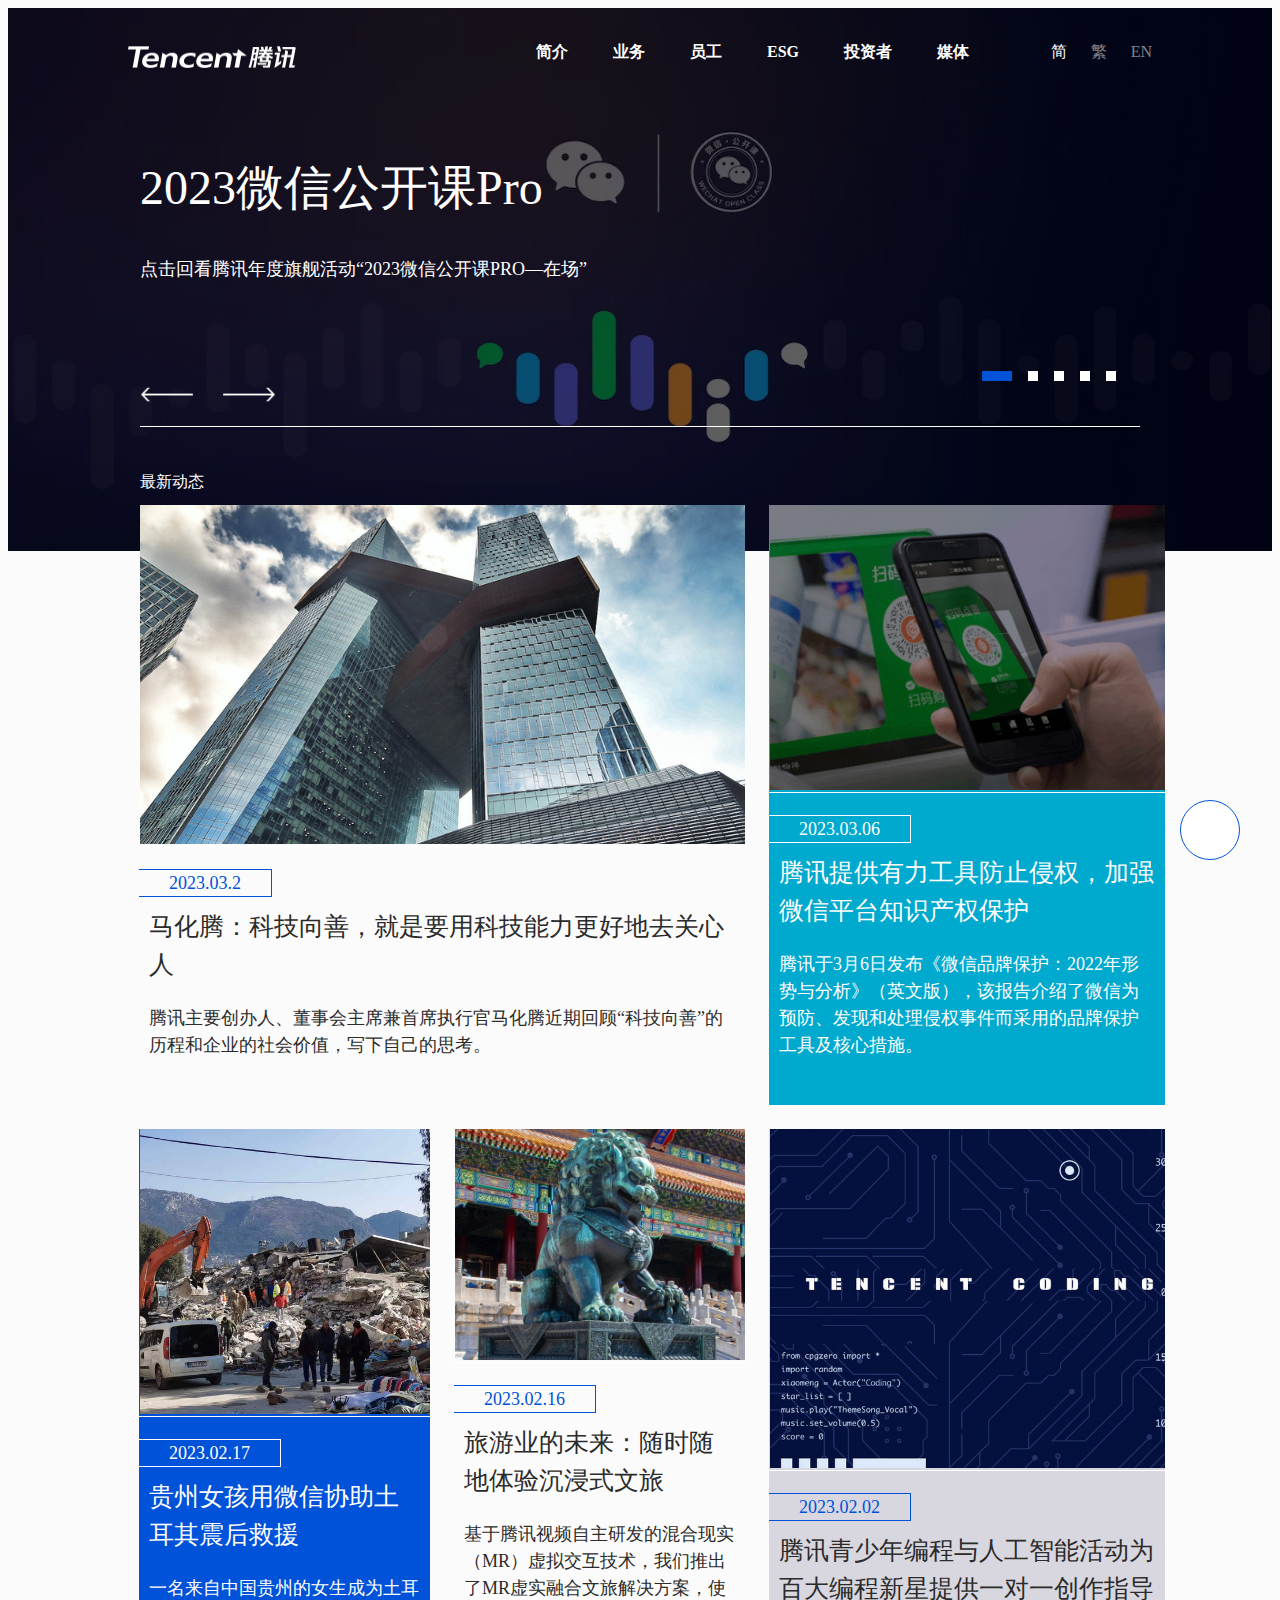
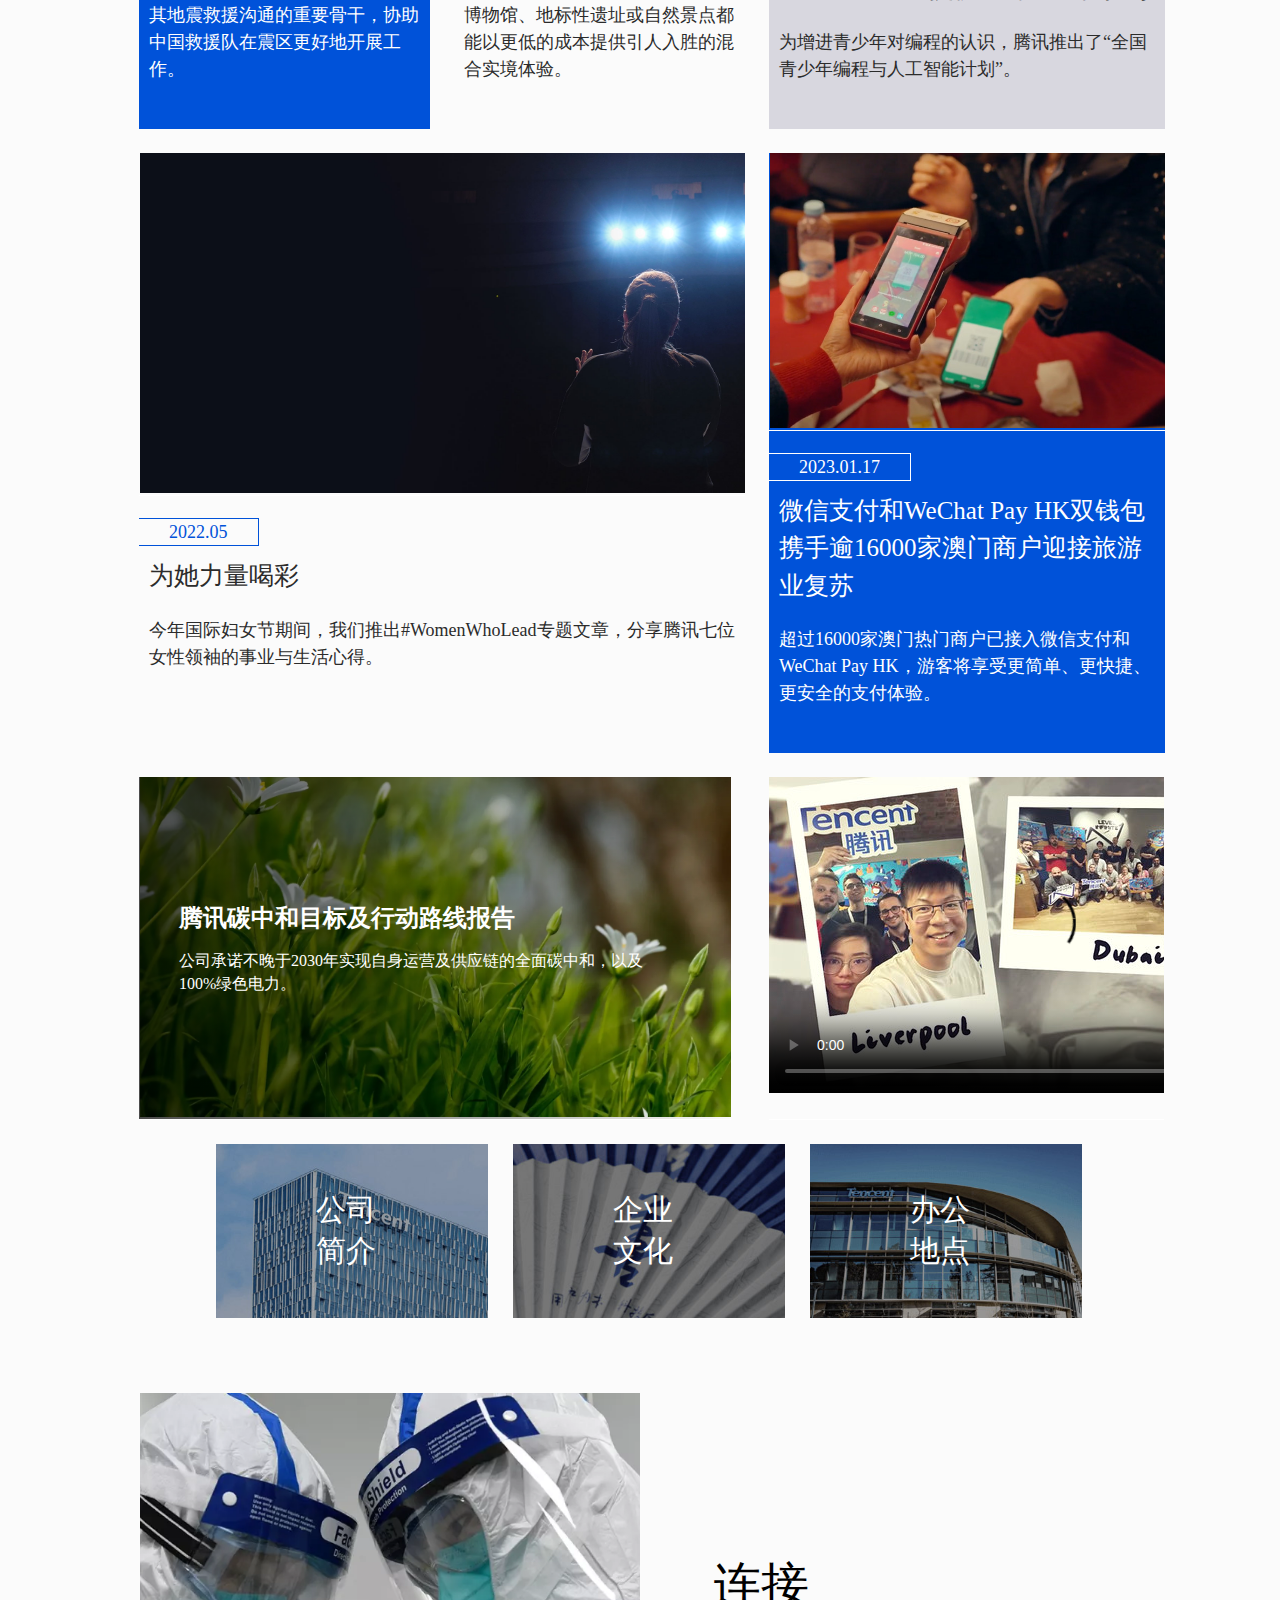
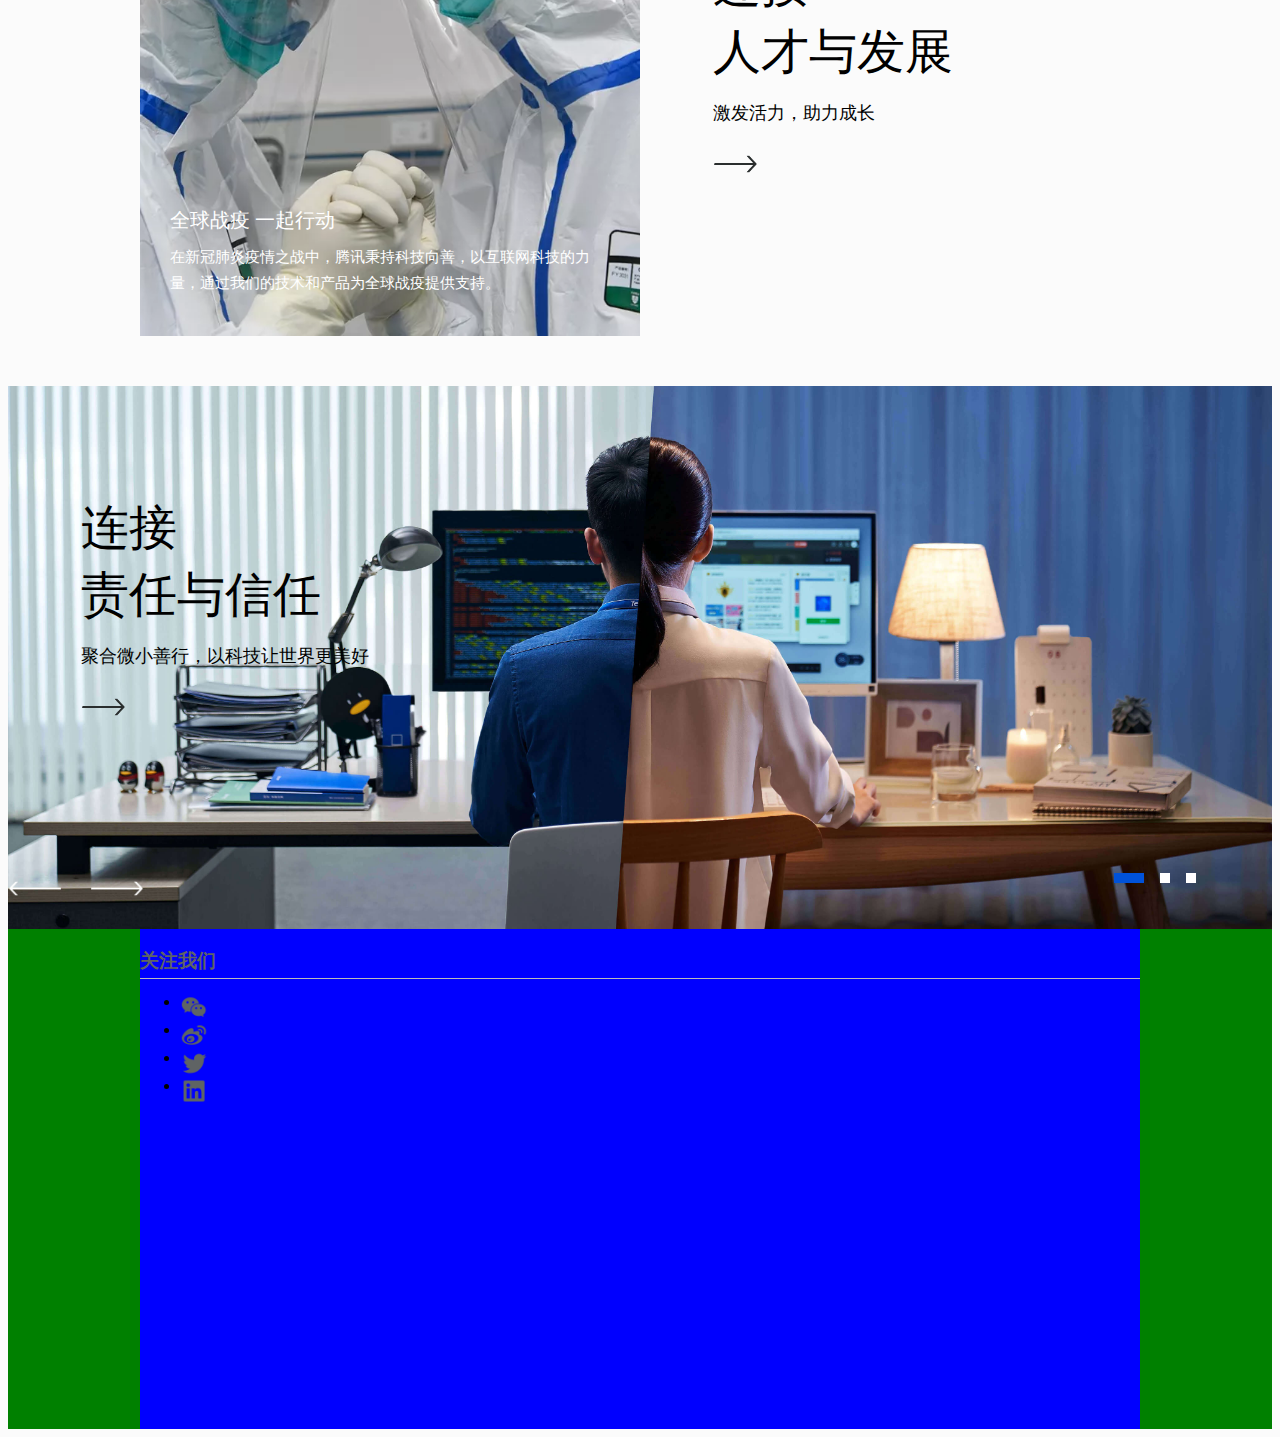
<file: Tencent腾讯/index.html>
<!DOCTYPE html>
<html>
	<head>
		<meta charset="utf-8" />
		<title>Tencent腾讯</title>
		<link rel="stylesheet" type="text/css" href="css/Tencent.css">
	</head>
	<body>
		<!--页头开始-->
		<div class="header" id="top">
			<div class="wrap headerBox">
					<a class="logo" href="#">
						<h1></h1>
					</a>
					<ul class="list " href="#">
						<li class="item">
							<a href="#">简介</a>
							<ul class="dropdownItem">
								<li href="#">公司简介</li>
								<li href="#">愿景及使命</li>
								<li href="#">发展历程</li>
								<li href="#">业务架构</li>
								<li href="#">管理团队</li>
								<li href="#">董事会成员</li>
								<li href="#">企业文化</li>
								<li href="#">办公地点</li>
							</ul>
						</li>	
						<li class="item">
							<a href="#">业务</a>
							<ul class="dropdownItem">
								<li href="#">面向用户</li>
								<li href="#">面向企业</li>
								<li href="#">创新科技</li>
							</ul>
						</li>
						<li class="item">
							<a href="#">员工</a>
							<ul class="dropdownItem">
								<li href="#">人才发展</li>
								<li href="#">腾讯学堂</li>
								<li href="#">工作环境</li>
								<li href="#">员工活动</li>
							</ul>
						</li>
						<li class="item">
							<a href="#">ESG</a>
							<ul class="dropdownItem">
								<li href="#">环境</li>
								<li href="#">社会</li>
								<li href="#">治理</li>
							</ul>
						</li>
						<li class="item">
							<a href="#">投资者</a>
							<ul class="dropdownItem">
								<li href="#">季度业绩及投资者新闻</li>
								<li href="#">公告及财务报告</li>
								<li href="#">业绩电话会及投资者日历</li>
								<li href="#">投资者工具包</li>
								<li href="#">证券及债卷信息</li>
								<li href="#">环境、社会及管治</li>
							</ul>
						</li>
						<li class="item">
							<a href="#">媒体</a>
							<ul class="dropdownItem">
								<li href="#">企业动态</li>
								<li href="#">财务新闻</li>
								<li href="#">腾讯视角</li>
							</ul>
						</li>
					</ul>
				<div class="languages">
					<a class="languagePrime" >简</a>
					<a class="languageOther" ">繁</a>
					<a class="languageOther" ">EN</a>
				</div>
			</div>
		</div>
		<!--页头结束-->
		 <!-- 轮播图开始 -->
		<div class="container">
			<div class="banner fade">
				 <a href="#">
					 <img src='img/考核图片/weixin-class-pro-2023.webp'>
					 <div class="banner_Shadow"></div>
					 <div class="banner_Text">
						 <div class="banner_Text_Content">
							 <h2>2023微信公开课Pro</h2>
							 <h5>点击回看腾讯年度旗舰活动“2023微信公开课PRO—在场”</h5>
						 </div>
					 </div>
				 </a>
			</div>
			<div class="banner fade">
				<a href="#">
					<img src='img/考核图片/banner-99.webp'>
					<div class="banner_Shadow"></div>
					<div class="banner_Text">
					    <div class="banner_Text_Content">
							<h2>腾讯99公益日不断完善全民公益的互联网解<br>决方案</h2>
							 <h5>99公益日一直秉持全民公益的理念，鼓励网友通过网络将公益做成人人皆可参与的全<br>民活动，为全民公益提供了互联网解决方案。</h5>
						 </div>
					 </div>
				</a>
			</div>
			<div class="banner fade">
				<a href="#">
					<img src='img/考核图片/home-bg-carbon.jpg'>
					<div class="banner_Shadow"></div>
					<div class="banner_Text">
					     <div class="banner_Text_Content">
							 <h2>腾讯携手行业伙伴开放专利，以数字化助力<br>碳减排</h2>
							 <h5>中国产业互联网发展联盟碳中和专业委员会及开放技术联盟成立。</h5>
						 </div>
					 </div>
				</a>
			 </div>
        	<div class="banner fade">
				<a href="#">
					<img src='img/考核图片/brief-1-1.jpg'>
					<div class="banner_Shadow"></div>
					 <div class="banner_Text">
					 <div class="banner_Text_Content">
							<h2>腾讯公布二零二二年第三季业绩</h2>
						 </div>
					 </div>
				</a>
			 </div>
			<div class="banner fade">
			 	<a href="#">
			 		<img src='img/考核图片/e2b263f366852b48f9ad0f7a409c928f.webp'>
			 		<div class="banner_Shadow"></div>
			 		<div class="banner_Text">
			 			<div class="banner_Text_Content">
			 				<h2>游戏技术助益现实世界创新发展</h2>
			 				<h5>游戏发展至今，其价值和意义远不止娱乐。增强现实和虚拟现实等游戏技术已成为解<br>决现实问题的新方法</h5>
			 			</div>
						</div>
			 	  </a>
			  </div>
			<div class="btn">
				 <div class="btnBox">
					<div class="banner_Arr">
						<span class="prev prevImage" onclick="plusSlides(-1)"></span>
						<span class="next" onclick="plusSlides(1)"></span>
					</div>
					<div class="banner_Arr">
						<span class="dot" onclick="currentSlide(1)"></span>
						<span class="dot" onclick="currentSlide(2)"></span>
						<span class="dot" onclick="currentSlide(3)"></span>
						<span class="dot" onclick="currentSlide(4)"></span>
						<span class="dot" onclick="currentSlide(5)"></span>
					</div>
				 </div>
			</div>
			</div>
		 <!-- 轮播图结束 -->
		 <!-- 最新动态开始 -->
		 <div class="cards">
			 <div class="cards_Container_Content">
			 <div class="banner_Text_Content">
				 <h4>最新动态</h4>
			 </div>
			<div class="cards_Container">
				<!-- 左边 -->
				<div class="cards_Container_Left">
					 <div class="theCard">
						 <div class="card_Img">
							 <a href="#">
								 <img src='img/考核图片/086abea826ad447e0a7a3977ee517fcd.png!article.jpg'>
							 </a>
						 </div>
						 <div class="card_Text ">
							 <span class="tagline">2023.03.2</span>
							 <a href="#">
								 <h3>马化腾：科技向善，就是要用科技能力更好地去关心人</h3>
								 <p>腾讯主要创办人、董事会主席兼首席执行官马化腾近期回顾“科技向善”的历程和企业的社会价值，写下自己的思考。</p>
							 </a>
						 </div>
					 </div>
					<div class="twoCard">
					 <div class="theCard blue_Card">
						  <div class="card_Img">
						     <a href="#">
								 <img src='img/考核图片/68168ce2492c64b0d4d4c70892695655.png!article.jpg'>
							 </a>
						 </div>
						 <div class="blue_Card_Text">
							 <span class="blue_Tagline">2023.02.17</span>
							 <a href="#">
								 <h3>贵州女孩用微信协助土耳其震后救援</h3>
								 <p>一名来自中国贵州的女生成为土耳其地震救援沟通的重要骨干，协助中国救援队在震区更好地开展工作。</p>
							 </a>
						 </div>
					 </div>
					 <div class="theCard">
					 	 <div class="card_Img">
					 		 <a href="#">
					 			 <img src='img/考核图片/18e51620f87d83c3e2a76b1a082861eb.jpg!article.jpg'>
					 		 </a>
					 	 </div>
					 	 <div class="card_Text ">
					 		 <span class="tagline">2023.02.16</span>
					 		 <a href="#">
					 			 <h3>旅游业的未来：随时随地体验沉浸式文旅</h3>
					 			 <p>基于腾讯视频自主研发的混合现实（MR）虚拟交互技术，我们推出了MR虚实融合文旅解决方案，使博物馆、地标性遗址或自然景点都能以更低的成本提供引人入胜的混合实境体验。</p>
					 		 </a>
					 	 </div>
					 </div>
					 </div>
					 <div class="theCard">
					 	 <div class="card_Img">
					 		<a href="#">
					 			 <img src='img/考核图片/banner-wwl-2.jpg'>
					 		</a>
					 	 </div>
					 	 <div class="card_Text ">
					 		 <span class="tagline">2022.05</span>
					 		 <a href="#">
					 			 <h3>为她力量喝彩</h3>
					 			 <p>今年国际妇女节期间，我们推出#WomenWhoLead专题文章，分享腾讯七位女性领袖的事业与生活心得。</p>
					 		 </a>
					 	 </div>
					 </div>
					<div class="left_Last_Card">
						<div class="card_Img">
							<a>
								<img src="img/考核图片/carbon-neutral-pc.webp">
							</a>
							<div class="left_Last_Card_Shadow"></div>
							<div class="img_Text">
								<a href="#">
									<h3>腾讯碳中和目标及行动路线报告</h3>
									<p>公司承诺不晚于2030年实现自身运营及供应链的全面碳中和，以及100%绿色电力。</p>
								</a>
							</div>
						</div>
					 </div>
			     </div>
				 <!-- 右边 -->
				 <div class="cards_Container_Right">
					 <div class="theCard blue_Card" style="background-color: rgb(0, 169,206);">
						 <div class="card_Img">
							 <a href="#">
								 <img src='img/考核图片/index_link_1_3.jpg'
							 </a>
						 </div>
						 <div class="blue_Card_Text">
							 <span class="blue_Tagline">2023.03.06</span>
							 <a href="#">
								 <h3>腾讯提供有力工具防止侵权，加强微信平台知识产权保护</h3>
								 <p>腾讯于3月6日发布《微信品牌保护：2022年形势与分析》（英文版），该报告介绍了微信为预防、发现和处理侵权事件而采用的品牌保护工具及核心措施。</p>
							 </a>
						 </div>
					 </div>
					 <div class="theCard" style="background-color: #D8D7DF;">
						 <div class="card_Img">
							 <a>
								 <img src='img/考核图片/7771b8cc0839d8cc488abb5fcb0797c6.jpg!article.jpg'>
							 </a>
						 </div>
						 <div class="card_Text">
							 <span class="tagline">2023.02.02</span>
							 <a href="#">
								 <h3>腾讯青少年编程与人工智能活动为百大编程新星提供一对一创作指导</h3>
								 <p>为增进青少年对编程的认识，腾讯推出了“全国青少年编程与人工智能计划”。</p>
							 </a>
						 </div>
					 </div>
					 <div class="theCard blue_Card">
						 <div class="card_Img">
							 <a>
								 <img src="img/考核图片/ba7dfc6d87cc9313288b61741d4c623c.png!article.jpg">
							 </a>
						 </div>
						 <div class="blue_Card_Text">
							 <span class="blue_Tagline">2023.01.17</span>
							 <a href="#">
								 <h3>微信支付和WeChat Pay HK双钱包携手逾16000家澳门商户迎接旅游业复苏</h3>
								 <p>超过16000家澳门热门商户已接入微信支付和WeChat Pay HK，游客将享受更简单、更快捷、更安全的支付体验。</p>
							 </a>
						 </div>
					 </div>
					 <div class="right_Last_Card">
						 <div class="card_Img">
							 <video controls  poster="img/考核图片/22ab524369d2bd7c0ab657b8c5696f6d.png!media.jpg" autoplay="fause" loop="faise" >
							     <source src="https://static.www.tencent.com/uploads/2022/12/02/381fe27bba173099ea75b9cd9130cc44.mp4" type="video/mp4">
							 </video>
							 <!-- <div class="img_Text">
							    <a >
								    <h3>腾讯24周年</h3>
							    </a>
								<a class="vedio_Play">
									<div class="vedio_Play_Btn"></div>
								</a>
							 </div> -->
						 </div>
					 </div>
			
				 </div>
			 </div>
			 </div>
		 </div>
		<!-- 最新动态结束 -->
		 <!-- 覆盖图开始 -->
		 <div class="coverBox">
			 <div class="coverImg">
				 <a href="#">
					 <img src='img/考核图片/index_detail_1.jpg'>
					 <div class="coverImg_Text">
					 	<h3>公司简介</h3>
					 </div>
					 <div class="coverImg_Text ">
						<div class="overlay"></div>
				     </div>
				  </a>
			 	  <a href="#">
			 		 <img src='img/考核图片/index_detail_2.jpg'>
			 			 <div class="coverImg_Text">
			 			 	<h3>企业文化</h3>
			 			 </div>
			 		 <div class="coverImg_Text ">
			 			<div class="overlay"></div>
			 		 </div>
			 	  </a>
				  <a href="#">
				  	 <img src='img/考核图片/index_detail_3.jpg'>
				  		 <div class="coverImg_Text">
				  				<h3>办公地点</h3>
				  		 </div>
				  	<div class="coverImg_Text ">
				  		<div class="overlay"></div>
				  	</div>
				  </a>
				  </div>
		 </div>
		 <!-- 覆盖图结束 -->
		 <!-- 第二轮播图开始 -->
		 <div class="container_Second">
			 <div class="container_Second_Box">
				 <div class="banner_Img">
				 <div class="banner_Second fade_Second">
						 <img src='img/考核图片/index_resp_bg0.png'>
						 <div class="banner_Second_Text">
							 <div class="banner_Second_Text_Content">
								 <h2>全球战疫  一起行动</h2>
								 <p>在新冠肺炎疫情之战中，腾讯秉持科技向善，以互联网科技的力量，通过我们的技术和产品为全球战疫提供支持。</p>
							 </div>
						 </div>
				 </div>
				 <div class="banner_Second fade_Second">
				 		 <img src='img/考核图片/index_resp_bg1.jpg'>
				 		 <div class="banner_Second_Text">
				 			 <div class="banner_Second_Text_Content">
				 				 <h2>99公益日 </h2>
								 <p>每年一度于9月举行的全民公益活动，透过网上平台将大众在活动期间网上作出的捐款进行匹配。</p>
				 			 </div>
				 		 </div>
				 </div>
				 <div class="banner_Second fade_Second">
				 		 <img src='img/考核图片/index_resp_bg2.jpg'>
				 		 <div class="banner_Second_Text">
				 			 <div class="banner_Second_Text_Content">
							 <h2>腾讯长城保护项目</h2>
							 <p>腾讯公益慈善基金会与中国文物保护基金会共同合作，吸引公众关注和参与长城保护的文化遗产类公益项目。</p>
				 			 </div>
				 		 </div>
				 </div>
				 <div class="banner_Second fade_Second">
				 		 <img src='img/考核图片/index_resp_bg3.jpg'>
				 		 <div class="banner_Second_Text">
				 			 <div class="banner_Second_Text_Content">
							 <h2>腾讯为村</h2>
							 <p>根据乡村使用场景定制微信公众号，形成由村、乡镇、区县、州市组成的公众号集群服务村民，打造手机上的“为村服务中心”。</p>
				 			 </div>
				 		 </div>
				 </div>
				 <div class="btn_Second">
				 		<div class="btnBox_Second">
				 			<span onclick="plusSlides_Second(-1)">❮</span>
				 			<span onclick="plusSlides_Second(1)">❯</span>
				 		</div>
		         </div>
			 </div>
			 <div class="banner_Text_Right">
			    <div class="banner_Last_Text">
				   <div class="banner_Last_Text_Content">
					   <h2>连接<br>人才与发展</h2>
				 	   <h5>激发活力，助力成长</h5>
				 	   <span class="leader"></span>
				   </div>
			     </div>
			   </div>
			 </div>
		 </div>
		 <!-- 第二轮播图结束 -->
		 <!-- 最后轮播图开始 -->
		 <div class="container">
			 <div class="banner_Last_Text">
				 <div class="banner_Last_Text_Content">
			 		 <h2>连接<br>责任与信任</h2>
			 		 <h5>聚合微小善行，以科技让世界更美好</h5>
					 <span class="leader"></span>
			 	 </div>
			 </div>
		 	<div class="banner_Last fade_Last">
		 		 <a href="#">
		 			 <img src='img/考核图片/index_develop_bg1.jpg'>
		 		 </a>
		 	</div>
			<div class="banner_Last fade_Last">
				 <a href="#">
					 <img src='img/考核图片/index_develop_bg2.jpg'>
				 </a>
			</div>
			<div class="banner_Last fade_Last">
				 <a href="#">
					 <img src='img/考核图片/index_develop_bg3.jpg'>
				 </a>
			</div>
			<div class="btn_Last">
				 <div class="btn_LastBox">
					<div class="banner_last_Arr">
						<span class="prev_Last prevImage_last" onclick="plusSlides_Last(-1)"></span>
						<span class="next_last" onclick="plusSlides_Last(1)"></span>
					</div>
					<div class="banner_Last_Arr">
						<span class="dot_last" onclick="currentSlide_Last(1)"></span>
						<span class="dot_last" onclick="currentSlide_Last(2)"></span>
						<span class="dot_last" onclick="currentSlide_Last(3)"></span>
					</div>
				 </div>
			</div>
			</div>
		 <!-- 最后轮播图结束 -->
		 <!-- 页脚开始 -->
		 <div class="footer">
			 <div class="footer_Box">
				 <div class="focus_Us">
				 <h3>关注我们</h3>
				 <ul>
					 <li><img src='img/考核图片/icon_wechat.png'> </li>
					 <li><img src='img/考核图片/icon_weibo.png'> </li>
					 <li><img src='img/考核图片/icon_twitter.png'></li>
					 <li><img src='img/考核图片/download.png'> </li>
				 </ul>
				 <a class="toTop"href="#top"></a>
			 </div>
			 </div>
		 </div>
		 <!-- 页脚结束 -->
		 		<script type="text/javascript" src="js/Tencent.js"></script>
	</body>
</html>
</file>
<file: Tencent腾讯/css/Tencent.css>
*{
	box-sizing:border-box;
}
body{
	background-color:  #fbfbfb;
}
/* 居中 */
.wrap{
	width:100%;
	margin:0 auto;
}
/* 页头开始 */

.header{
	width:100%;
	height:72px;
	display:block;
	position:absolute;
	left:0;
	top:0;
}

/* 设置盒子 */
/* .overlay{
	width:1200px;
	height:0;
	background-color: #fff;
	position:absolute;
	bottom: 100%;
	left:0;
	right:0;
	transition:0.5s; ease;
} */
.headerBox{
	width:1024px;
	height:72px;
	margin:0px auto;
	display:block;
	z-index:2;
	position:relative;
}
/* 设置logo */
.logo{
	width:168px;
	height:22px;
	display:block;
	position:absolute;
	left:0px;
	top:25px;
}
/* 创建logo图标 */
.logo h1{
	display: block;
	height: 22px;
	width: 168px;
	display:block;
	background: url('../img/考核图片/menu_logo.png') no-repeat 0 0;
	text-indent: -9999px;
	overflow: hidden;
	background-size: 100% 100%;
	
}
/* 设置导航栏 */
.list{
	height:72px;
	display:block;
	position:absolute;
	right:160px;
	top:0;
	left:50%;
	margin-left:-189px;
	cursor:pointer;
}
/* 导航栏项目 */
.item{
	height:72px;
	float: left;
	margin-left: 45px;
	position:relative;
	display:inline-block;
}
.item li{
	list-style: none;;
}
.item a{
	height:72px;
	line-height:72px;
	font-size:16px;
	font-weight: bold;
	color:#fff;
	opacity: 1;
	position: relative;
	display: block;
	z-index: 2;
	text-decoration: none;
}
/* 设置隐藏的内容 */
.dropdownItem{
	width:160px;
	left:50%;
	margin-left:-95px ;
	text-align: center;
	z-index: 2;
	display :none;
	position:absolute;
}
.dropdownItem li{
	font-size:16px;
	padding:13px 0;
	list-style: none;
	opacity: 0.5;
	display:block;
	text-decoration: none;
}
.item:hover .dropdownItem{
	display:block;
	background: #FFF;
}
.dropdownItem li:hover{opacity:1;}
/* 设置语种 languages */
.languages{
	display:block;
	right:0;
	top:42px;
	position: absolute;
}
.languagePrime{
	font-size: 16px;
	color:#fff;
	margin-left: 20px;
	opacity: 1;
	cursor: pointer;
	display:inline-block;
	text-decoration: none;
}
.languageOther{
	font-size: 16px;
	color:#fff;
	margin-left: 20px;
	opacity: 0.5;
	cursor: pointer;
	display:inline-block;
	text-decoration: none;
}
.languageOther:hover{
	opacity: 1;
}
/* 页头结束 */
/* 轮播图开始 */
 .container{
	max-width: 100%;
	padding:0;
	position:relative;
	overflow: hidden;
	list-style: none;
	background: rgba(0,0,0,0.5);
}
.banner{
	width:100%;
	height:543px;
	display:none;
	}
.banner img{
	width: 100%;
	height:100%;
	vertical-align: bottom;
	object-fit: cover;
	}
.fade{
	animation-name: fade;
	animation-duration: 1.5s;
}
@keyframes fade{
	from{opacity: .4;}
	to{opacity: 1;}
}
 .banner_Shadow{
	width:100%;
	height:100%;
	top:0;
	left:0;
	display:block;
	position:absolute;
	background: rgba(0,0,0,0.5);
}
.banner_Text{
	width:100%;
	height:100%;
	background: rgba(0,0,0,0.1);
	color:#fff;
	top:0px;
	padding-bottom: 100px;
	position:absolute;
	display:flex;
	flex-direction: column;
	justify-content:center;
}
.banner_Text_Content{
	display: block;
	width:100%;
	max-width:1000px;
	margin:0 auto;
}
.banner_Text_Content h2{
	font-size: 48px;
	line-height: 1.4em;
	max-width: 1000px;
	margin:12px 0px;
	font-weight:normal;
	display:block;
}
.banner_Text_Content h5{
	font-size: 18px;
	line-height: 26px;
	margin: 35px 0px;
	font-weight:normal;
}
.btn{
	width:100%;
	height:84px;
	bottom: 100px;
	position:absolute;
}
.btnBox{
	width:100%;
	max-width: 1000px;
	margin:0px auto;
	height:60px;
	border-bottom:1px solid #fff;
	padding-bottom: 18px;
	display:flex;
	justify-content: space-between;
	align-items: center;
}
.banner_Arr{
	width:170px;
	height:100%;
}
.prev,.next{
	width:54px;
	height:54px;
	background-size: contain;
	background-repeat: no-repeat;
	background-position: center left;
	background-image: url('../img/考核图片/icon_arrow_r.png');
	margin:0px 24px 0px 0px;
	display:inline-block;
	cursor: pointer;
}
.prevImage{
	transform: scalex(-1);
}
.dot{
	width:10px;
	height:10px;
	cursor:pointer;
	display: inline-block;
	border-radius:0px;
	margin-left :12px;
	background: #fff;
	transition:ease all 0.2s;
}
.active{
	width:30px;
	background: #0052D9;;
	transition:ease all 0.2s;
}
/* 轮播图结束 */
/* 最新动态开始 */
.cards{
	position:relative;
	margin-top: -100px;
}
.banner_Text_Content h4 {
    font-weight: 500;
    color: #FFF;
    margin-bottom: 12px;
}
.cards_Container{
	display:flex;
	justify-content:flex-start;
	align-items:flex-start;
	flex-wrap:wrap;
}
.cards_Container_Content{
	max-width: 1050px;
	margin:0px auto;
}
.cards_Container_Left,.cards_Container_Right{
	display:flex;
	justify-content:flex-start;
	align-items:flex-start;
	flex-wrap:wrap;
}
.cards_Container_Left{
	width:60%;
}
.cards_Container_Right{
	width:40%;
}
.twoCard{
	display:flex;
}
.blue_Card{
	background-color: #0052D9;
}
.theCard{
	width:100%;
	height:600px;
	margin-left: 24px;
	margin-bottom: 24px;
	display:flex;
	justify-content: flex-start;
	flex-direction: column;
}
.theCard:hover{
	box-shadow: 1px 1px 10px grey, 2px 2px 3px grey, 3px 3px 3px grey;
	transition: all ease .3s
}
.card_Img{
	position: relative;
	overflow: hidden;
	width:100%;
	height:343px;
	border-bottom: #FFFFFF solid 1px;
}
.card_Img img{
	width:100%;
	height:100%;
	top:-2px;
	left:1px;
	transition:all .5s;
	position:absolute;
	object-fit:cover;
}
.card_Img:hover img{
	transform:scale(1.1);
	cursor:pointer;
}
/* 白色卡片字体 */
.card_Text{
	padding:24px 0px 24px 0px;
}
.card_Text a{
	text-decoration:none;
	color:#2b2b2b;
}
.card_Text h3{
	font-size: 25px;
	line-height: 1.5em;
    margin: 12px 10px;
	font-weight: normal;
}
.card_Text h3:hover{
	color:#0052d9;
}
.card_Text p{
	font-size: 18px;
	line-height: 1.5em;
	margin:12px 10px;
	padding:10px 0px;
	font-weight: normal;
}
.tagline{
	font-size: 18px;
	line-height: 25px;
	height: 30px;
	border-top: 1px solid #0052D9;
	border-bottom: 1px solid #0052D9;
	border-right: 1px solid #0052D9;
	padding: 3px 30px;
	color: #0052D9;
	position: relative;
}
/* 蓝色卡片字体 */
.blue_Card_Text{
	padding:24px 0px 24px 0px;
}
.blue_Card_Text a{
	text-decoration:none;
	color:#fff;
}
.blue_Card_Text h3{
	font-size: 25px;
	line-height: 1.5em;
    margin: 12px 10px;
	font-weight: normal;
}
.blue_Card_Text p{
	font-size: 18px;
	line-height: 1.5em;
	margin:12px 10px;
	padding:10px 0px;
	font-weight: normal;
}
.blue_Tagline{
	font-size: 18px;
	line-height: 25px;
	height: 30px;
	border-top: 1px solid #fff;
	border-bottom: 1px solid #fff;
	border-right: 1px solid #fff;
	padding: 3px 30px;
	color: #fff;
	position: relative;
}
/* 左边最后一张 */
.left_Last_Card,.right_Last_Card{
	width:94%;
	margin-left: 24px;
	margin-bottom: 24px;
	display:flex;
	justify-content: flex-start;
	flex-direction: column;
}
.left_Last_Card:hover,.right_Last_Card:hover{
	box-shadow: 1px 1px 10px grey, 2px 2px 3px grey, 3px 3px 3px grey;
	transition: all ease .3s
}
 .left_Last_Card_Shadow{
	width:100%;
	height:100%;
	top:0;
	left:0;
	display:block;
	position:absolute;
	background: linear-gradient(90deg, rgba(0,0,0,0.7) 0%, rgba(0,0,0,0) 100%);
}
.img_Text{
	width:100%;
	height:100%;
	top:0;
	left:0;
	position:absolute;
	display:flex;
	align-items:center;
	padding:0px 40px;
}
.img_Text a{
	text-decoration: none;
	color: #fff;
}
.img_Text h3{
	max_width:500px;
	font-size: 24px;
	line-height: 1.4em;
	margin:15px 0px;
}
.img_Text p{
	max-width: 500px;
	font-size: 16px;
	line-height: 1.4em;
	margin:15px 0px;
}
/* 右边视频 */
.vedio_Play{
	width:70px;
	height:70px;
	top:42%;
	left:42%;
	border-radius:100%;
	display:block;
	position:absolute;
	background: #0052D9;
}
.vedio_Play_Btn{
	top:28%;
	left:28%;
	border-style: solid;
	border-width: 15px;
	border:transparent transparent transparent #fff;
	display: block;
	position: absolute;
}
/* 最新动态结束 */
/* 覆盖图开始 */
.coverBox{
	width:71%;
	max-width: 1056px;
	position: relative;
	margin:0px auto;
}
.overlay {
  position: absolute;
  top: 0;
  bottom: 0;
  left: 0;
  right: 0;
  height: 100%;
  width: 100%;
  opacity: 0;
  transition: .5s ease;
  background-color: #0052D9;
}
.coverImg_Text:hover .overlay {
  opacity: 0.6;
}
.coverImg{
	display:flex;
	justify-content: flex-start;
	flex-wrap: wrap;
}
.coverImg a{
	width:30.3%;
	margin-left: 25px;
	margin-bottom: 25px;
	text-decoration: none;
	position: relative;
}
.coverImg img{
	top: 0px;
	left: 0px;
	width:100%;
	height:100%;
	object-fit: cover;
	position: relative;
	transition:all .5s;
}
.coverImg img:hover{
	transform:scale(1.1);
	cursor:pointer;
}
.coverImg_Text{
	top:0px;
	left:0px;
	width:100%;
	height:100%;
	color:#fff;
	display: flex;
	align-items: center;
	position: absolute;
	padding: 0px 100px;
}
.coverImg_Text h3{
	font-size: 30px;
	font-weight: normal;
	display: inline-block;
	}
/* 覆盖图结束 */
/* 第二个轮播图开始 */
.container_Second{
	padding:50px 0px;
}
.container_Second_Box{
	width:100%;
	max-width: 1000px;
	margin:0px auto;
	position:relative;
	display: flex;
	align-items: center;
}
.banner_Img{
	width:100%;
	max-width: 1000px;
	margin:0px auto;
	position: relative;
	display: flex;
	align-items: center;
}
.banner_Second{
	width:100%;
	height:543px;
	display:none;
	}
.banner_Second img{
	width: 100%;
	height:100%;
	vertical-align: bottom;
	object-fit: cover;
	}
.fade_Second{
	animation-name: fade;
	animation-duration: 1.5s;
}
@keyframes .fade_Second{
	from{opacity: .4;}
	to{opacity: 1;}
}
.banner_Second_Text{
	width:100%;
	color:#fff;
	bottom:0px;
	padding-bottom: 30px;
	position:absolute;
}
.banner_Second_Text_Content{
	display: block;
	width:100%;
	bottom:0px;
}
.banner_Second_Text_Content h2{
	font-size: 20px;
	line-height: 1.4em;
	max-width: 1000px;
	margin:10px 30px;
	font-weight:normal;
	display:block;
}
.banner_Second_Text_Content p{
	font-size: 15px;
	line-height: 26px;
	margin: 10px 30px;
	font-weight:normal;
}
.btn_Second{
	width:100%;
	height:100%;
	left:0px;
	bottom: 0px;
	position:absolute;
}
.btnBox_Second{
	height:100%;
	display: flex;
	opacity: 0;
}
.btnBox_Second span{
	display: flex;
	 flex-wrap: wrap;
	margin-left: auto;
	align-self: flex-end;
}
.btnBox_Second:hover{
	opacity: 1;
}
.banner_Text_Right{
	width:100%;
	max-width: 1000px;
	margin:0px auto;
	position: relative;
	display: flex;
	align-items: center;
}
/* 最后一个轮播图 */
/* 覆盖图结束 */
 .container{
	max-width: 100%;
	padding:0;
	position:relative;
	overflow: hidden;
	list-style: none;
	background: rgba(0,0,0,0.5);
}
.banner_Last{
	width:100%;
	height:543px;
	display:none;
	}
.banner_Last img{
	width: 100%;
	height:100%;
	vertical-align: bottom;
	object-fit: cover;
}
.banner_Last_Text{
	width:100%;
	height:100%;
	color: #000;;
	top:0px;
	padding-bottom: 100px;
	position:absolute;
	display:flex;
	flex-direction: column;
	justify-content:center;
}
.banner_Last_Text_Content{
	display: block;
	width:100%;
	max-width:1000px;
	margin:0 73px;
}
.banner_Last_Text_Content h2{
	font-size: 48px;
	line-height: 1.4em;
	max-width: 1000px;
	margin:12px 0px;
	font-weight:normal;
	display:block;
}
.banner_Last_Text_Content h2:hover{
	color:#0052D9;
}
.banner_Last_Text_Content h5{
	font-size: 18px;
	line-height: 26px;
	margin: 15px 0px;
	font-weight:normal;
}
.leader{
	width:45px;
	height:45px;
	background-size: contain;
	background-repeat: no-repeat;
	background-position: center left;
	background-image: url('../img/考核图片/icon_arrow_r_dark.png');
	margin:0px 24px 0px 0px;
	display:inline-block;
	cursor: pointer;
}
.btn_Last{
	width:100%;
	height:84px;
	bottom: -24px;
	position:absolute;
	
}
.btn_LastBox{
	width:100%;
	max-width: 1434px;
	margin:0px auto;
	height:60px;
	padding-bottom: 18px;
	display:flex;
	justify-content: space-between;
	align-items: center;
}
.banner_Last_Arr{
	width:170px;
	height:100%;
}
.prev_Last,.next_last{
	width:54px;
	height:54px;
	background-size: contain;
	background-repeat: no-repeat;
	background-position: center left;
	background-image: url('../img/考核图片/icon_arrow_r.png');
	margin:0px 24px 0px 0px;
	display:inline-block;
	cursor: pointer;
}
.prevImage_last{
	transform: scalex(-1);
}
.dot_last{
	width:10px;
	height:10px;
	cursor:pointer;
	display: inline-block;
	border-radius:0px;
	margin-left :12px;
	background: #fff;
	transition:ease all 0.2s;
}
.active_Last{
	width:30px;
	background: #0052D9;;
	transition:ease all 0.2s;
}
/* 页脚开始 */
.footer{
	width:100%;
	height:500px;
	background: green;
	position:relative;
}
.footer_Box{
	width:100%;
	max-width: 1000px;
	margin:0px auto;
	height:500px;
	position:relative;
	background-color: blue;
}
.focus_Us{
	width:100%;
	height:50px;
	float: left;
	border-bottom: 1px solid #bbb;
	margin-bottom: 20px;
}
.focus_Us h3{
	color: #5f6464;;
	margin-right: 20px;
}
.focus_Us li img{
	display: block;
	height: 28px;
    width: 28px;
    repeat:no-repeat;
    position: relative;
}
.toTop{
	width: 60px;
	height: 60px;
	right: 40px;
	bottom: 40px;
	display: block;
	position: fixed;
	background: #FFF;
	border-radius: 50%;
	border: 1px solid #0052D9;
	padding: 0px;
}
</file>
